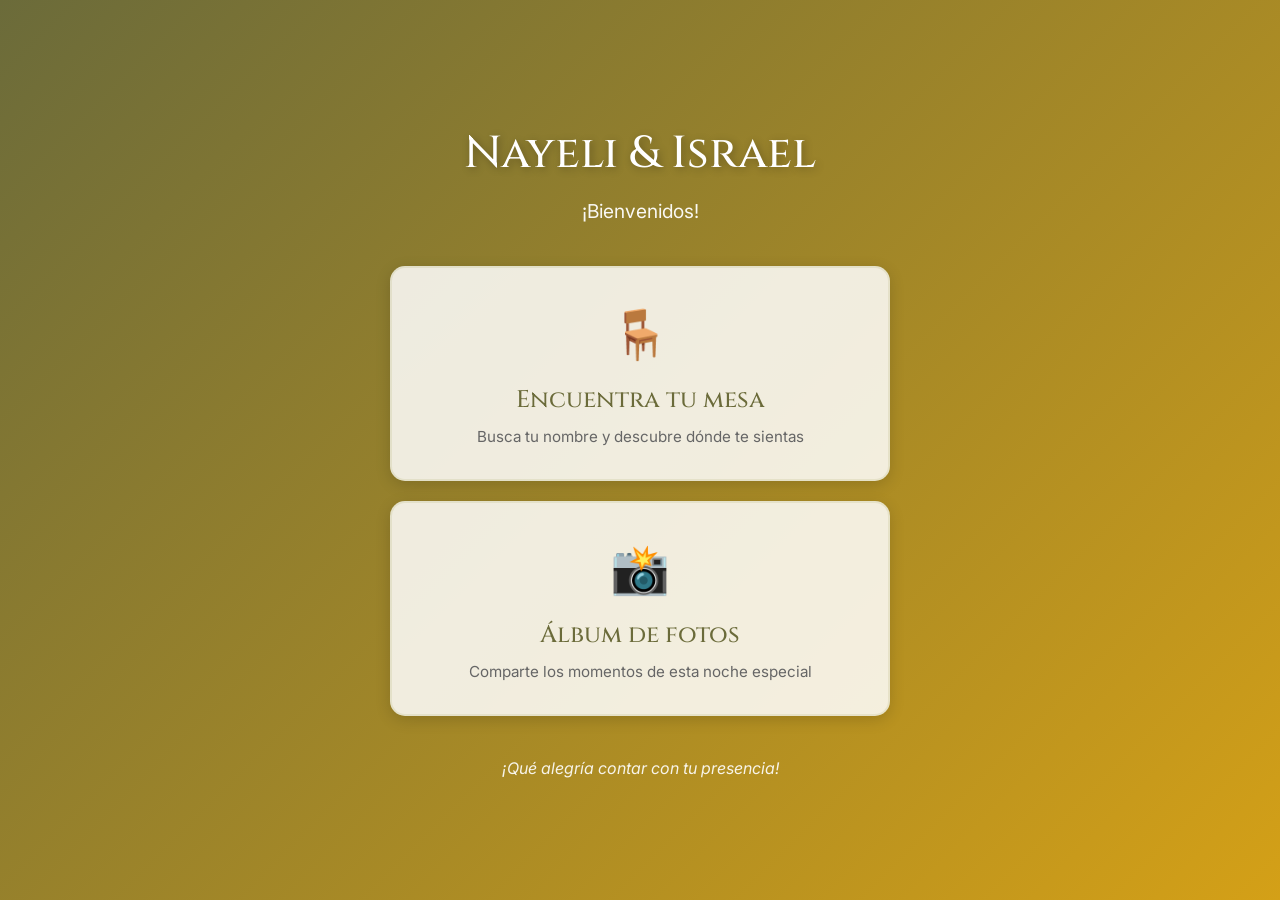
<file: index.html>
<!DOCTYPE html>
<html lang="es">
<head>
    <meta charset="UTF-8">
    <meta name="viewport" content="width=device-width, initial-scale=1.0">
    <title id="tituloPagina">Cargando...</title>
    <link rel="stylesheet" href="style.css">
    <link href="https://fonts.googleapis.com/css2?family=Cinzel:wght@400;500&family=Inter:wght@300;400;600&display=swap" rel="stylesheet">
</head>
<body class="landing-page">
    <div class="landing-container">
        <div class="landing-header">
            <h1 id="tituloEvento" class="landing-titulo"></h1>
            <p class="landing-subtitulo">¡Bienvenidos!</p>
        </div>

        <div class="menu-options">
            <a href="mesas.html" class="menu-card">
                <div class="menu-icon">🪑</div>
                <h2>Encuentra tu mesa</h2>
                <p>Busca tu nombre y descubre dónde te sientas</p>
            </a>

            <a href="album.html" class="menu-card">
                <div class="menu-icon">📸</div>
                <h2>Álbum de fotos</h2>
                <p>Comparte los momentos de esta noche especial</p>
            </a>
        </div>

        <div class="landing-footer">
            <p id="bienvenida"></p>
        </div>
    </div>

    <script src="config.js"></script>
    <script>
        document.getElementById('tituloPagina').textContent = CONFIG.textos.tituloPagina;
        document.getElementById('tituloEvento').textContent = CONFIG.textos.titulo;
        document.getElementById('bienvenida').textContent = CONFIG.textos.bienvenida;
        if (CONFIG.tema.fondos && CONFIG.tema.fondos.landing) {
            document.body.style.background = CONFIG.tema.fondos.landing;
        }
    </script>
</body>
</html>
</file>
<file: style.css>
/* ════════════════════════════════════════════════════════════
   VARIABLES DE TEMA
   ════════════════════════════════════════════════════════════ */
:root {
  --primario: #6B6B3A;
  --acento: #D4A017;
  --instrucciones: #C8622D;
  --fondo: #F7F5EE;
  --tarjeta: rgba(255, 255, 255, 0.85);
  --borde-tarjeta: rgba(155, 155, 74, 0.15);
  --texto: #3D3D1A;
  --borde: #E2DFD0;
  --input-fondo: #FFFFFF;
  --separador: #EEEBE0;
  --sugerencias-hover: rgba(155, 155, 74, 0.15);
  --error: #C94C6E;
  --error-hint: #C8622D;
  --aviso: #6B2D5B;
  --fuente-titulo: 'Cinzel', serif;
  --fuente-texto: 'Inter', sans-serif;
}

* { box-sizing: border-box; margin: 0; padding: 0; }

body {
  font-family: var(--fuente-texto);
  color: var(--texto);
  min-height: 100vh;
  line-height: 1.5;
}

h1, h2, h3 { font-family: var(--fuente-titulo); font-weight: 500; }

/* ════════════════════════════════════════════════════════════
   LANDING PAGE
   ════════════════════════════════════════════════════════════ */
.landing-page {
  display: flex;
  align-items: center;
  justify-content: center;
  padding: 20px;
  /* El fondo se aplica vía JS desde config.js, pero este es el fallback */
  background: linear-gradient(135deg, var(--primario) 0%, var(--acento) 100%);
}

.landing-container { max-width: 500px; width: 100%; text-align: center; }
.landing-titulo { font-size: 2.8rem; color: white; margin-bottom: 10px; text-shadow: 2px 2px 8px rgba(0,0,0,0.3); }
.landing-subtitulo { font-size: 1.2rem; color: rgba(255,255,255,0.95); margin-bottom: 40px; }
.menu-options { display: flex; flex-direction: column; gap: 20px; }

.menu-card {
  background: var(--tarjeta);
  border-radius: 15px;
  padding: 30px 25px;
  text-decoration: none;
  color: var(--texto);
  transition: transform 0.3s, box-shadow 0.3s, border-color 0.3s;
  box-shadow: 0 4px 15px rgba(0,0,0,0.15);
  border: 2px solid var(--borde-tarjeta);
  display: flex;
  flex-direction: column;
  align-items: center;
  text-align: center;
}
.menu-card:hover { transform: translateY(-5px); box-shadow: 0 8px 25px rgba(0,0,0,0.25); border-color: var(--acento); }
.menu-icon { font-size: 3rem; margin-bottom: 12px; }
.menu-card h2 { font-size: 1.5rem; margin-bottom: 8px; color: var(--primario); }
.menu-card p { color: #666; font-size: 0.95rem; }
.landing-footer { margin-top: 40px; color: rgba(255,255,255,0.9); font-style: italic; }

/* ════════════════════════════════════════════════════════════
   APP DE MESAS (Estilo original restaurado)
   ════════════════════════════════════════════════════════════ */
.mesas-page {
  display: flex;
  justify-content: center;
  align-items: center;
  padding: 20px;
  background-color: var(--fondo); /* Fallback */
}

.tarjeta {
  position: relative;
  background: var(--tarjeta);
  padding: 40px 25px;
  border-radius: 20px !important;
  box-shadow: 0 10px 40px rgba(139, 126, 116, 0.12);
  text-align: center;
  width: 100%;
  max-width: 400px;
  transition: all 0.3s ease;
  border: 1px solid var(--borde-tarjeta);
  backdrop-filter: blur(10px);
}

.btn-regresar-mesas {
  position: absolute;
  top: -45px;
  left: 0;
  color: white;
  text-decoration: none;
  font-weight: 600;
  font-size: 0.95rem;
  background: rgba(0,0,0,0.2);
  padding: 8px 16px;
  border-radius: 20px;
  transition: background 0.3s;
}
.btn-regresar-mesas:hover { background: rgba(0,0,0,0.4); }

.tarjeta h1 { font-size: 2.2rem; color: var(--primario); letter-spacing: 2px; margin-top: 0; margin-bottom: 5px; }
.tarjeta .instrucciones { font-size: 13px; color: var(--instrucciones); margin-bottom: 25px; font-weight: 400; letter-spacing: 0.5px; }

.input-contenedor {
  max-height: 100px;
  overflow: hidden;
  transition: max-height 0.4s ease, opacity 0.3s ease, margin 0.4s ease;
}
.input-contenedor.oculto { max-height: 0; opacity: 0; margin: 0; }

.tarjeta input {
  width: 100%;
  padding: 14px;
  margin: 10px 0;
  border: 1px solid var(--borde);
  background-color: var(--input-fondo);
  border-radius: 25px;
  text-align: center;
  font-size: 15px;
  outline: none;
  font-family: var(--fuente-texto);
  color: var(--texto);
  transition: border-color 0.3s;
}
.tarjeta input:focus { border-color: var(--primario); }

.tarjeta button {
  background: var(--primario);
  color: white;
  border: none;
  padding: 14px 20px;
  border-radius: 25px;
  cursor: pointer;
  width: 100%;
  font-weight: 600;
  font-size: 14px;
  letter-spacing: 1px;
  text-transform: uppercase;
  transition: background 0.3s, transform 0.1s;
  margin-top: 10px;
  font-family: var(--fuente-texto);
}
.tarjeta button:active { transform: scale(0.98); }

.tarjeta h2 { color: var(--texto); margin-top: 25px; font-size: 1.3rem; line-height: 1.6; font-weight: 400; }
.tarjeta h2 strong { color: var(--acento); font-family: var(--fuente-titulo); font-size: 2.2rem; display: block; margin-top: 8px; line-height: 1.1; letter-spacing: 1px; }

.error { color: var(--error); font-size: 14px; }
.error-hint { color: var(--error-hint); font-weight: 300; }
.extra-anfitriona { color: var(--acento); font-size: 14px; font-weight: 600; display: block; margin-top: 2px; }
.aviso-ninos { color: var(--aviso); font-size: 20px; font-weight: 600; display: block; margin-top: 5px; }

.mapa-contenedor {
  margin-top: 25px;
  border: 1px solid #eae5dc;
  border-radius: 16px;
  overflow: hidden;
  background: #ffffff;
  display: none;
  box-shadow: 0 8px 25px rgba(139, 126, 116, 0.08);
}
.mapa-contenedor.visible { display: block; animation: desplegarMapa 0.6s cubic-bezier(0.16, 1, 0.3, 1); }
.mapa-contenedor img { width: 100%; height: auto; display: block; }

@keyframes desplegarMapa {
  from { opacity: 0; transform: translateY(20px) scale(0.96); }
  to   { opacity: 1; transform: translateY(0) scale(1); }
}

.sugerencias-wrapper { position: relative; z-index: 30; }
.sugerencias {
  position: absolute;
  top: 2px; left: 0; right: 0;
  margin: 0; padding: 6px 0;
  list-style: none;
  background: var(--input-fondo);
  border: 1px solid var(--borde);
  border-radius: 16px;
  box-shadow: 0 10px 30px rgba(139, 126, 116, 0.25);
  max-height: 220px;
  overflow-y: auto;
  text-align: left;
  z-index: 100;
}
.sugerencias li { padding: 12px 18px; font-size: 14px; color: var(--texto); cursor: pointer; transition: background 0.15s; }
.sugerencias li + li { border-top: 1px solid var(--separador); }
.sugerencias li:hover, .sugerencias li.activa { background: var(--sugerencias-hover); }
.oculto-lista { display: none; }

/* ════════════════════════════════════════════════════════════
   ÁLBUM DE FOTOS (Sin empalmes)
   ════════════════════════════════════════════════════════════ */
.album-page {
  padding: 20px;
  background-color: var(--fondo); /* Fallback */
}

.album-container { max-width: 1200px; margin: 0 auto; }

/* FIX: Padding superior para evitar empalme con el botón absoluto */
.album-header {
  text-align: center;
  margin-bottom: 30px;
  position: relative;
  padding-top: 50px; 
}

.btn-regresar {
  position: absolute;
  top: 10px; /* Ajustado para no empalmar */
  left: 10px;
  color: var(--primario);
  text-decoration: none;
  font-weight: 600;
  padding: 8px 16px;
  border-radius: 20px;
  background: var(--tarjeta);
  border: 1px solid var(--borde-tarjeta);
  transition: background 0.3s, transform 0.2s;
  z-index: 10;
}
.btn-regresar:hover { background: white; transform: translateX(-3px); }

.album-titulo { font-size: 2.2rem; color: var(--primario); margin-bottom: 8px; }
.album-instrucciones { color: var(--instrucciones); margin-bottom: 24px; font-style: italic; font-size: 1.05rem; }

.btn-subir {
  display: inline-block;
  background: var(--primario);
  color: white;
  padding: 14px 32px;
  border-radius: 30px;
  cursor: pointer;
  font-weight: 600;
  font-size: 1rem;
  transition: background 0.3s, transform 0.2s, box-shadow 0.3s;
  box-shadow: 0 4px 12px rgba(107, 107, 58, 0.3);
}
.btn-subir:hover { background: #555530; transform: translateY(-2px); }

.upload-status {
  background: var(--acento);
  color: white;
  padding: 14px;
  border-radius: 10px;
  text-align: center;
  margin-bottom: 24px;
  font-weight: 600;
  animation: pulse 1.5s infinite;
}
@keyframes pulse { 0%, 100% { opacity: 1; } 50% { opacity: 0.8; } }

.gallery { display: grid; grid-template-columns: repeat(auto-fill, minmax(160px, 1fr)); gap: 12px; }

.photo-card {
  position: relative;
  border-radius: 12px;
  overflow: hidden;
  cursor: pointer;
  aspect-ratio: 1;
  background: white;
  box-shadow: 0 2px 8px rgba(0,0,0,0.08);
  transition: transform 0.3s, box-shadow 0.3s;
}
.photo-card:hover { transform: scale(1.03); box-shadow: 0 6px 16px rgba(0,0,0,0.15); }
.photo-card img { width: 100%; height: 100%; object-fit: cover; display: block; }

.photo-author {
  position: absolute;
  bottom: 0; left: 0; right: 0;
  background: linear-gradient(to top, rgba(0,0,0,0.65), transparent);
  color: white;
  padding: 30px 10px 10px;
  font-size: 0.85rem;
  font-weight: 500;
  text-align: center;
  text-shadow: 1px 1px 3px rgba(0,0,0,0.6);
  pointer-events: none;
}

.empty-msg { grid-column: 1 / -1; text-align: center; color: #999; font-style: italic; padding: 60px 20px; font-size: 1.1rem; }

.lightbox {
  position: fixed; inset: 0; background: rgba(0,0,0,0.96);
  display: flex; flex-direction: column; align-items: center; justify-content: center;
  z-index: 1000; padding: 10px; backdrop-filter: blur(5px);
}
.lightbox-close {
  position: absolute; top: 15px; right: 15px; background: rgba(255,255,255,0.15);
  color: white; border: none; border-radius: 50%; width: 44px; height: 44px;
  font-size: 1.4rem; cursor: pointer; display: flex; align-items: center; justify-content: center;
  transition: background 0.3s, transform 0.2s; z-index: 10;
}
.lightbox-close:hover { background: rgba(255,255,255,0.3); transform: rotate(90deg); }
.lightbox img { max-width: 95vw; max-height: 85vh; border-radius: 8px; object-fit: contain; box-shadow: 0 10px 40px rgba(0,0,0,0.6); }

.lightbox-save-btn {
  margin-top: 15px; background: rgba(255,255,255,0.95); color: #1a1a1a; border: none;
  padding: 14px 28px; border-radius: 30px; font-size: 0.95rem; font-weight: 600; cursor: pointer;
  display: flex; align-items: center; gap: 10px; box-shadow: 0 4px 20px rgba(0,0,0,0.4);
  backdrop-filter: blur(10px); transition: transform 0.2s, background 0.2s;
}
.lightbox-save-btn:active { transform: scale(0.95); }
.lightbox-save-btn:hover { background: #ffffff; }
.lightbox-save-btn svg { stroke: #1a1a1a; }

/* ════════════════════════════════════════════════════════════
   RESPONSIVE
   ════════════════════════════════════════════════════════════ */
@media (max-width: 600px) {
  /* ... otros estilos ... */
  
  .lightbox img {
    max-height: 78vh; /* Antes: 60vh */
  }
  
  .lightbox-save-btn {
    width: 100%;
    max-width: 280px;
    justify-content: center;
    padding: 14px;
    margin-top: 12px;
  }
}
</file>
